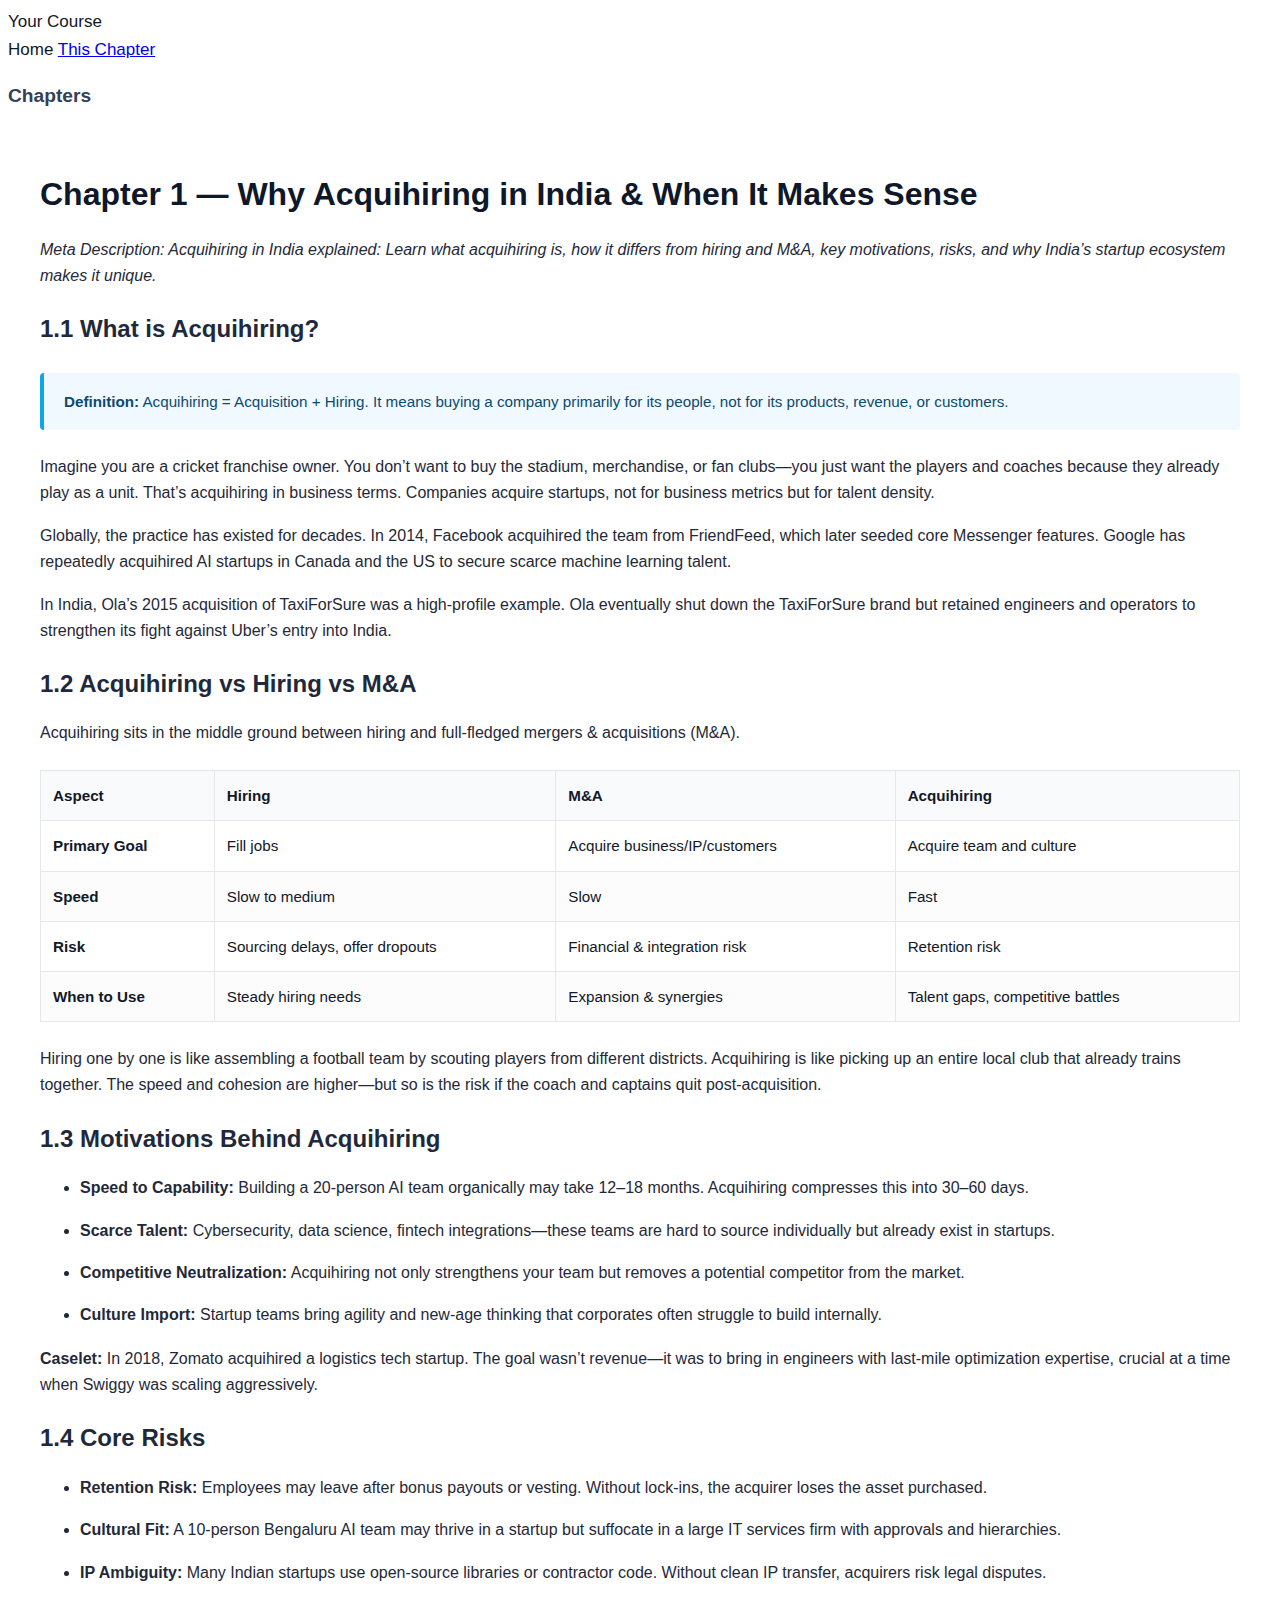
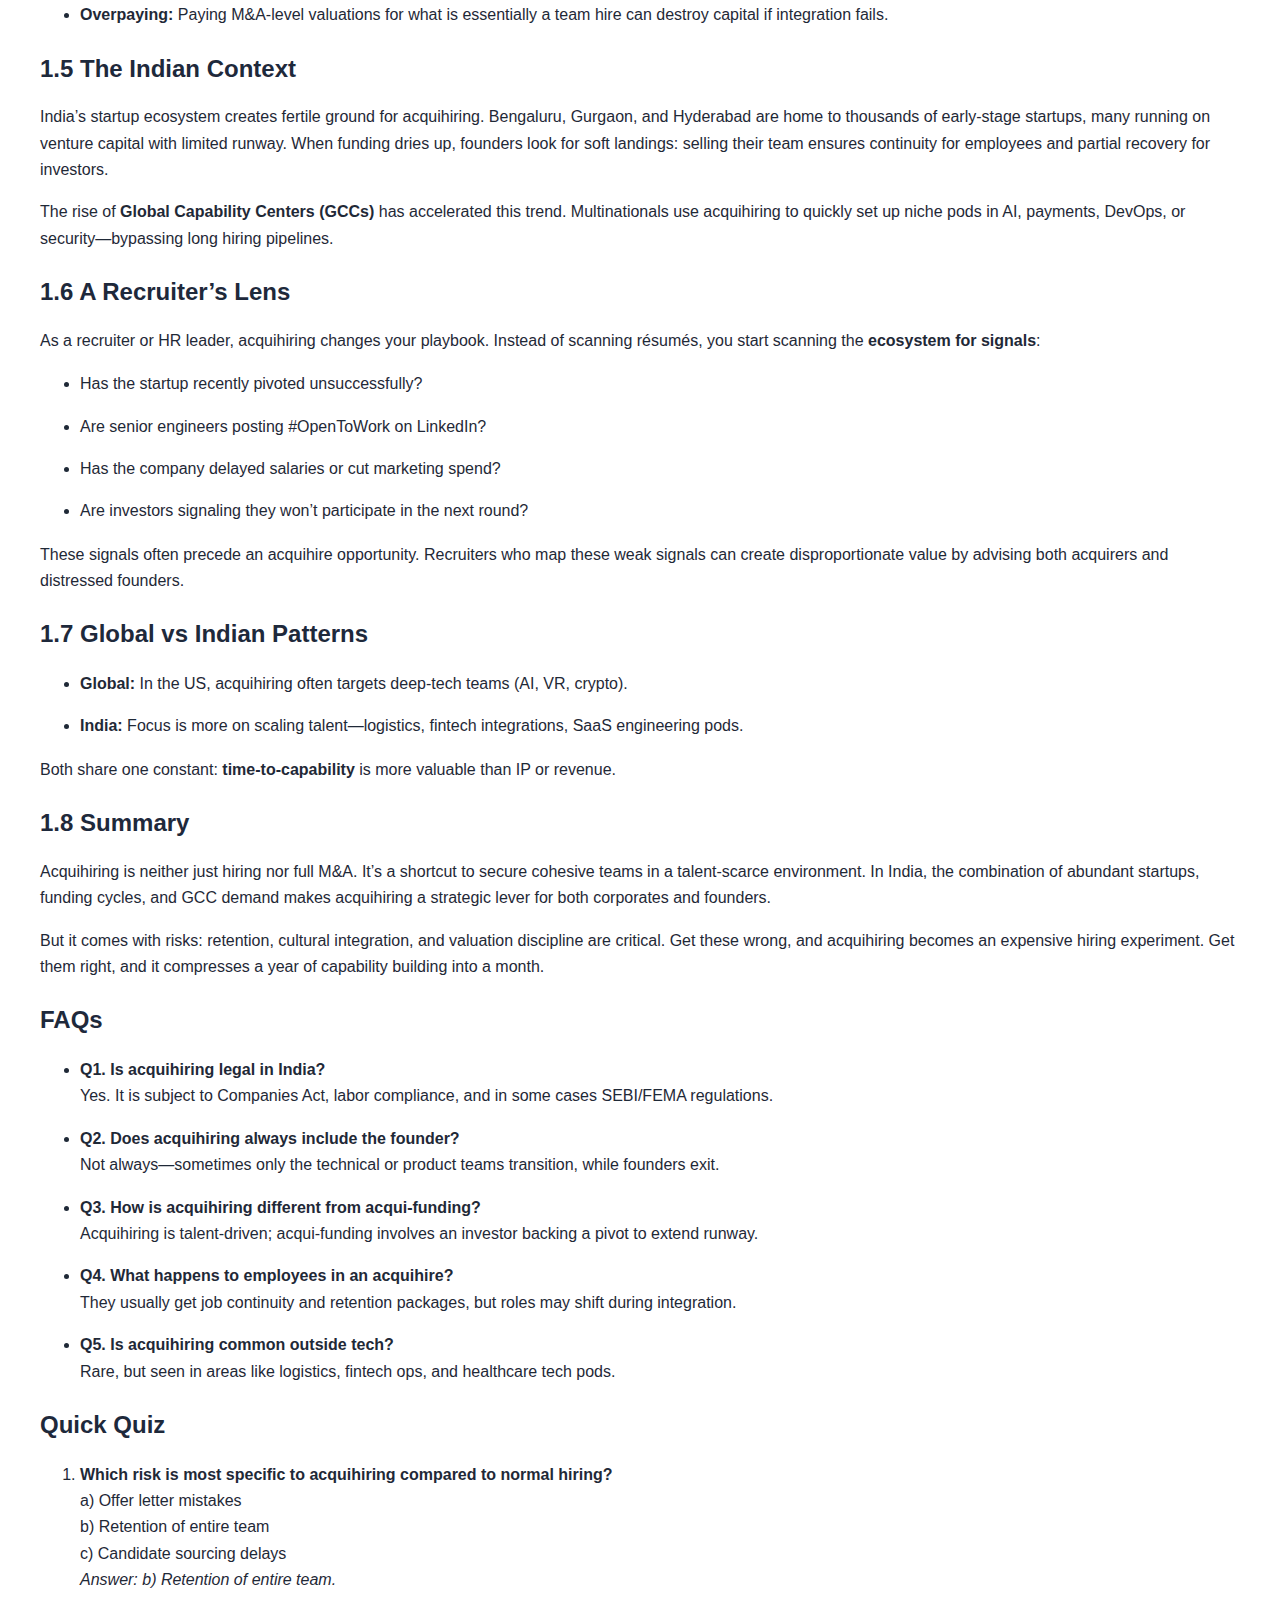
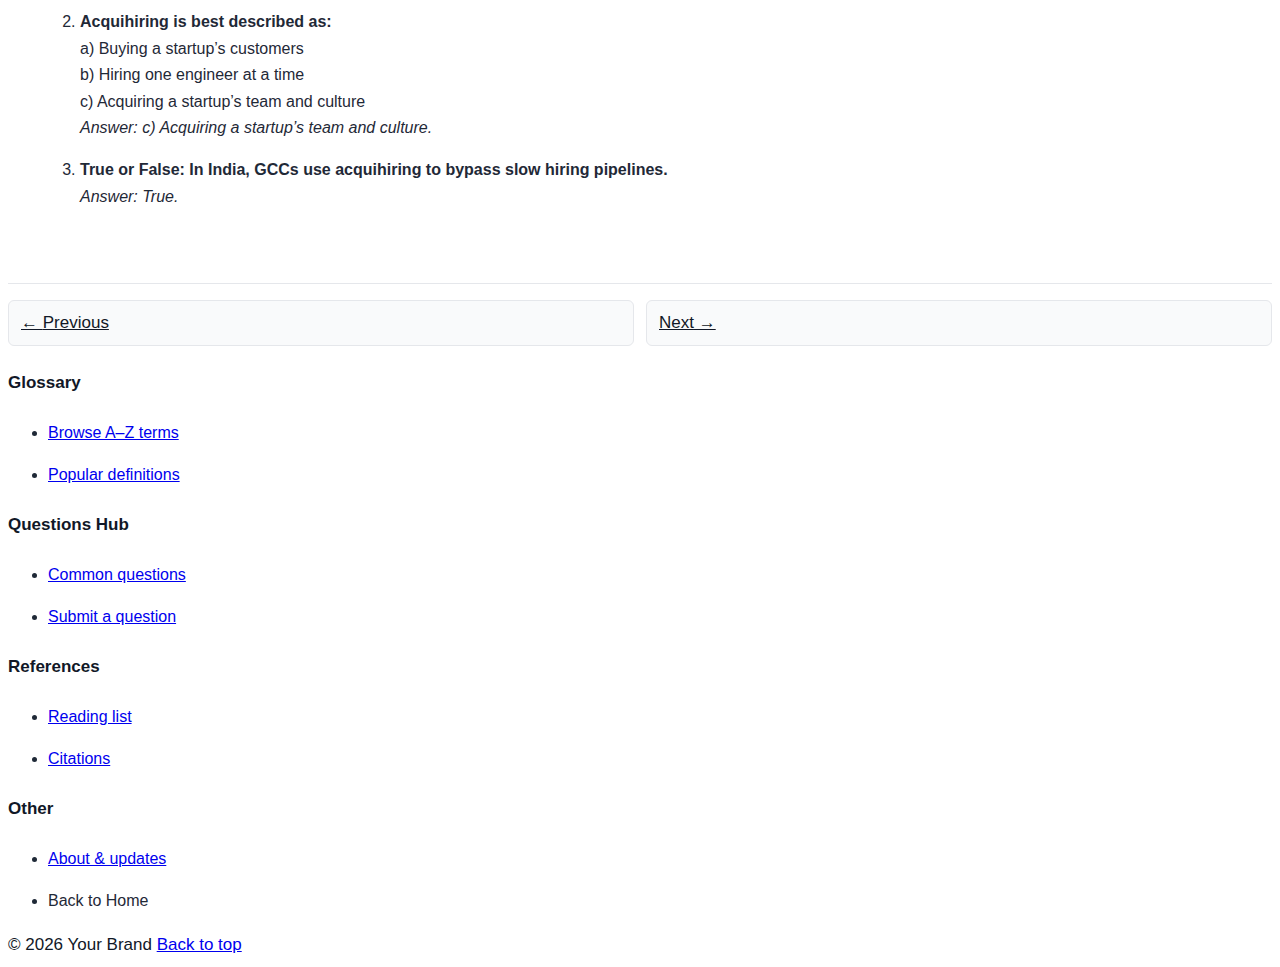
<file: chapter1/index.html>
<!doctype html>
<html lang="en">
<head>
  <meta charset="utf-8">
  <meta name="viewport" content="width=device-width,initial-scale=1">
  <title>Chapter – Your Course</title>
  <link rel="stylesheet" href="../assets/styles.css">
</head>
<body>
  <header class="topbar">
    <div class="brand">
      <a data-home class="brand__logo" aria-label="Home"></a>
      <a data-home class="brand__title">Your Course</a>
    </div>
    <nav class="navlinks">
      <a data-home>Home</a>
      <a href="./">This Chapter</a>
    </nav>
  </header>

  <div class="container layout">
    <aside class="sidebar" id="sidebar">
      <h3>Chapters</h3>
    </aside>

    <main class="content">

<h1>Chapter 1 — Why Acquihiring in India & When It Makes Sense</h1>

<!-- Meta Description -->
<p><em>Meta Description: Acquihiring in India explained: Learn what acquihiring is, how it differs from hiring and M&amp;A, key motivations, risks, and why India’s startup ecosystem makes it unique.</em></p>

<h2>1.1 What is Acquihiring?</h2>
<div class="callout">
<strong>Definition:</strong> Acquihiring = Acquisition + Hiring. It means buying a company primarily for its people, not for its products, revenue, or customers.
</div>
<p>Imagine you are a cricket franchise owner. You don’t want to buy the stadium, merchandise, or fan clubs—you just want the players and coaches because they already play as a unit. That’s acquihiring in business terms. Companies acquire startups, not for business metrics but for talent density.</p>
<p>Globally, the practice has existed for decades. In 2014, Facebook acquihired the team from FriendFeed, which later seeded core Messenger features. Google has repeatedly acquihired AI startups in Canada and the US to secure scarce machine learning talent.</p>
<p>In India, Ola’s 2015 acquisition of TaxiForSure was a high-profile example. Ola eventually shut down the TaxiForSure brand but retained engineers and operators to strengthen its fight against Uber’s entry into India.</p>

<h2>1.2 Acquihiring vs Hiring vs M&amp;A</h2>
<p>Acquihiring sits in the middle ground between hiring and full-fledged mergers &amp; acquisitions (M&amp;A).</p>
<table>
<thead>
<tr>
<th>Aspect</th>
<th>Hiring</th>
<th>M&amp;A</th>
<th>Acquihiring</th>
</tr>
</thead>
<tbody>
<tr>
<td><strong>Primary Goal</strong></td>
<td>Fill jobs</td>
<td>Acquire business/IP/customers</td>
<td>Acquire team and culture</td>
</tr>
<tr>
<td><strong>Speed</strong></td>
<td>Slow to medium</td>
<td>Slow</td>
<td>Fast</td>
</tr>
<tr>
<td><strong>Risk</strong></td>
<td>Sourcing delays, offer dropouts</td>
<td>Financial &amp; integration risk</td>
<td>Retention risk</td>
</tr>
<tr>
<td><strong>When to Use</strong></td>
<td>Steady hiring needs</td>
<td>Expansion &amp; synergies</td>
<td>Talent gaps, competitive battles</td>
</tr>
</tbody>
</table>
<p>Hiring one by one is like assembling a football team by scouting players from different districts. Acquihiring is like picking up an entire local club that already trains together. The speed and cohesion are higher—but so is the risk if the coach and captains quit post-acquisition.</p>

<h2>1.3 Motivations Behind Acquihiring</h2>
<ul>
<li><strong>Speed to Capability:</strong> Building a 20-person AI team organically may take 12–18 months. Acquihiring compresses this into 30–60 days.</li>
<li><strong>Scarce Talent:</strong> Cybersecurity, data science, fintech integrations—these teams are hard to source individually but already exist in startups.</li>
<li><strong>Competitive Neutralization:</strong> Acquihiring not only strengthens your team but removes a potential competitor from the market.</li>
<li><strong>Culture Import:</strong> Startup teams bring agility and new-age thinking that corporates often struggle to build internally.</li>
</ul>
<p><strong>Caselet:</strong> In 2018, Zomato acquihired a logistics tech startup. The goal wasn’t revenue—it was to bring in engineers with last-mile optimization expertise, crucial at a time when Swiggy was scaling aggressively.</p>

<h2>1.4 Core Risks</h2>
<ul>
<li><strong>Retention Risk:</strong> Employees may leave after bonus payouts or vesting. Without lock-ins, the acquirer loses the asset purchased.</li>
<li><strong>Cultural Fit:</strong> A 10-person Bengaluru AI team may thrive in a startup but suffocate in a large IT services firm with approvals and hierarchies.</li>
<li><strong>IP Ambiguity:</strong> Many Indian startups use open-source libraries or contractor code. Without clean IP transfer, acquirers risk legal disputes.</li>
<li><strong>Overpaying:</strong> Paying M&amp;A-level valuations for what is essentially a team hire can destroy capital if integration fails.</li>
</ul>

<h2>1.5 The Indian Context</h2>
<p>India’s startup ecosystem creates fertile ground for acquihiring. Bengaluru, Gurgaon, and Hyderabad are home to thousands of early-stage startups, many running on venture capital with limited runway. When funding dries up, founders look for soft landings: selling their team ensures continuity for employees and partial recovery for investors.</p>
<p>The rise of <strong>Global Capability Centers (GCCs)</strong> has accelerated this trend. Multinationals use acquihiring to quickly set up niche pods in AI, payments, DevOps, or security—bypassing long hiring pipelines.</p>

<h2>1.6 A Recruiter’s Lens</h2>
<p>As a recruiter or HR leader, acquihiring changes your playbook. Instead of scanning résumés, you start scanning the <strong>ecosystem for signals</strong>:</p>
<ul>
<li>Has the startup recently pivoted unsuccessfully?</li>
<li>Are senior engineers posting #OpenToWork on LinkedIn?</li>
<li>Has the company delayed salaries or cut marketing spend?</li>
<li>Are investors signaling they won’t participate in the next round?</li>
</ul>
<p>These signals often precede an acquihire opportunity. Recruiters who map these weak signals can create disproportionate value by advising both acquirers and distressed founders.</p>

<h2>1.7 Global vs Indian Patterns</h2>
<ul>
<li><strong>Global:</strong> In the US, acquihiring often targets deep-tech teams (AI, VR, crypto).</li>
<li><strong>India:</strong> Focus is more on scaling talent—logistics, fintech integrations, SaaS engineering pods.</li>
</ul>
<p>Both share one constant: <strong>time-to-capability</strong> is more valuable than IP or revenue.</p>

<h2>1.8 Summary</h2>
<p>Acquihiring is neither just hiring nor full M&amp;A. It’s a shortcut to secure cohesive teams in a talent-scarce environment. In India, the combination of abundant startups, funding cycles, and GCC demand makes acquihiring a strategic lever for both corporates and founders.</p>
<p>But it comes with risks: retention, cultural integration, and valuation discipline are critical. Get these wrong, and acquihiring becomes an expensive hiring experiment. Get them right, and it compresses a year of capability building into a month.</p>

<h2>FAQs</h2>
<ul>
<li><strong>Q1. Is acquihiring legal in India?</strong><br>Yes. It is subject to Companies Act, labor compliance, and in some cases SEBI/FEMA regulations.</li>
<li><strong>Q2. Does acquihiring always include the founder?</strong><br>Not always—sometimes only the technical or product teams transition, while founders exit.</li>
<li><strong>Q3. How is acquihiring different from acqui-funding?</strong><br>Acquihiring is talent-driven; acqui-funding involves an investor backing a pivot to extend runway.</li>
<li><strong>Q4. What happens to employees in an acquihire?</strong><br>They usually get job continuity and retention packages, but roles may shift during integration.</li>
<li><strong>Q5. Is acquihiring common outside tech?</strong><br>Rare, but seen in areas like logistics, fintech ops, and healthcare tech pods.</li>
</ul>

<h2>Quick Quiz</h2>
<ol>
<li><strong>Which risk is most specific to acquihiring compared to normal hiring?</strong><br>a) Offer letter mistakes<br>b) Retention of entire team<br>c) Candidate sourcing delays<br><em>Answer: b) Retention of entire team.</em></li>
<li><strong>Acquihiring is best described as:</strong><br>a) Buying a startup’s customers<br>b) Hiring one engineer at a time<br>c) Acquiring a startup’s team and culture<br><em>Answer: c) Acquiring a startup’s team and culture.</em></li>
<li><strong>True or False: In India, GCCs use acquihiring to bypass slow hiring pipelines.</strong><br><em>Answer: True.</em></li>
</ol>

</main>


      <div class="chapter-nav">
        <a id="prevLink" class="btn" href="#">← <span>Previous</span></a>
        <a id="nextLink" class="btn" href="#"><span>Next</span> →</a>
      </div>

      <!-- Global footer -->
      <footer id="siteFooter" class="site-footer">
        <div class="footer-grid">
          <div class="footer-col">
            <h4>Glossary</h4>
            <ul class="footer-links">
              <li><a href="glossary/">Browse A–Z terms</a></li>
              <li><a href="glossary/#popular">Popular definitions</a></li>
            </ul>
          </div>
          <div class="footer-col">
            <h4>Questions Hub</h4>
            <ul class="footer-links">
              <li><a href="questions/">Common questions</a></li>
              <li><a href="questions/#ask">Submit a question</a></li>
            </ul>
          </div>
          <div class="footer-col">
            <h4>References</h4>
            <ul class="footer-links">
              <li><a href="references/">Reading list</a></li>
              <li><a href="references/#citations">Citations</a></li>
            </ul>
          </div>
          <div class="footer-col">
            <h4>Other</h4>
            <ul class="footer-links">
              <li><a href="other/">About & updates</a></li>
              <li><a data-home>Back to Home</a></li>
            </ul>
          </div>
        </div>
        <div class="footer-meta">
          <span>© <span id="y"></span> Your Brand</span>
          <a href="#">Back to top</a>
        </div>
      </footer>
    </main>
  </div>

  <script src="../assets/script.js"></script>
  <script>document.getElementById('y').textContent = new Date().getFullYear();</script>
</body>
</html>
</file>
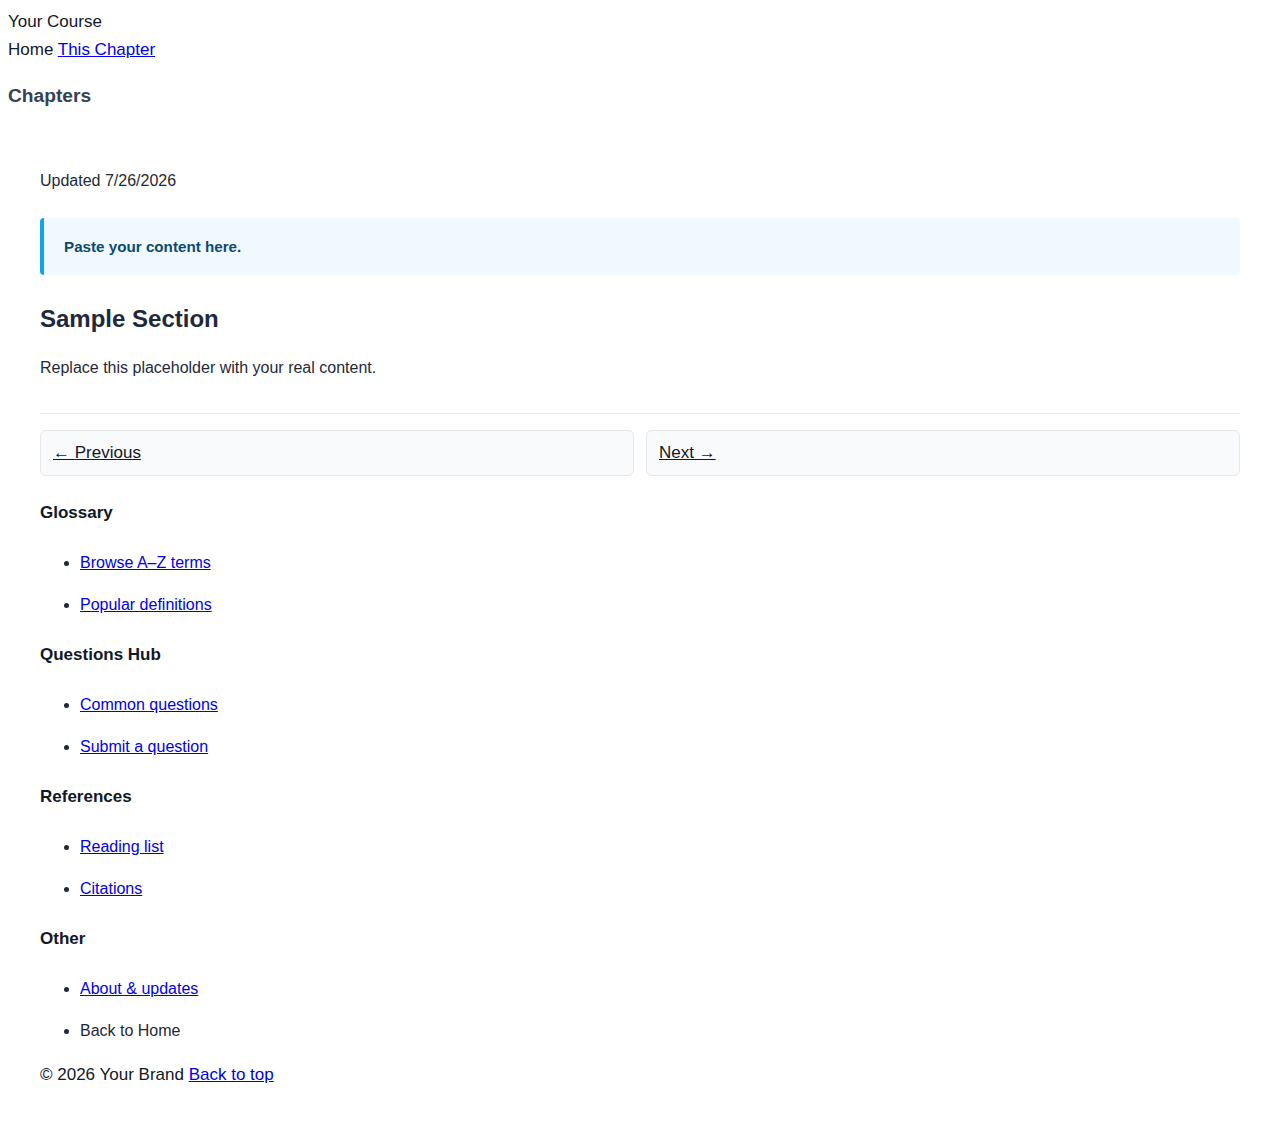
<file: chapter2/index.html>
<!doctype html>
<html lang="en">
<head>
  <meta charset="utf-8">
  <meta name="viewport" content="width=device-width,initial-scale=1">
  <title>Chapter – Your Course</title>
  <link rel="stylesheet" href="../assets/styles.css">
</head>
<body>
  <header class="topbar">
    <div class="brand">
      <a data-home class="brand__logo" aria-label="Home"></a>
      <a data-home class="brand__title">Your Course</a>
    </div>
    <nav class="navlinks">
      <a data-home>Home</a>
      <a href="./">This Chapter</a>
    </nav>
  </header>

  <div class="container layout">
    <aside class="sidebar" id="sidebar">
      <h3>Chapters</h3>
    </aside>

    <main class="content">
      <h1 data-auto-title></h1>
      <p class="byline">Updated <script>document.write(new Date().toLocaleDateString())</script></p>

      <!-- Paste your chapter text below -->
      <div class="callout"><strong>Paste your content here.</strong></div>
      <h2>Sample Section</h2>
      <p>Replace this placeholder with your real content.</p>

      <div class="chapter-nav">
        <a id="prevLink" class="btn" href="#">← <span>Previous</span></a>
        <a id="nextLink" class="btn" href="#"><span>Next</span> →</a>
      </div>

      <!-- Global footer -->
      <footer id="siteFooter" class="site-footer">
        <div class="footer-grid">
          <div class="footer-col">
            <h4>Glossary</h4>
            <ul class="footer-links">
              <li><a href="glossary/">Browse A–Z terms</a></li>
              <li><a href="glossary/#popular">Popular definitions</a></li>
            </ul>
          </div>
          <div class="footer-col">
            <h4>Questions Hub</h4>
            <ul class="footer-links">
              <li><a href="questions/">Common questions</a></li>
              <li><a href="questions/#ask">Submit a question</a></li>
            </ul>
          </div>
          <div class="footer-col">
            <h4>References</h4>
            <ul class="footer-links">
              <li><a href="references/">Reading list</a></li>
              <li><a href="references/#citations">Citations</a></li>
            </ul>
          </div>
          <div class="footer-col">
            <h4>Other</h4>
            <ul class="footer-links">
              <li><a href="other/">About & updates</a></li>
              <li><a data-home>Back to Home</a></li>
            </ul>
          </div>
        </div>
        <div class="footer-meta">
          <span>© <span id="y"></span> Your Brand</span>
          <a href="#">Back to top</a>
        </div>
      </footer>
    </main>
  </div>

  <script src="../assets/script.js"></script>
  <script>document.getElementById('y').textContent = new Date().getFullYear();</script>
</body>
</html>
</file>
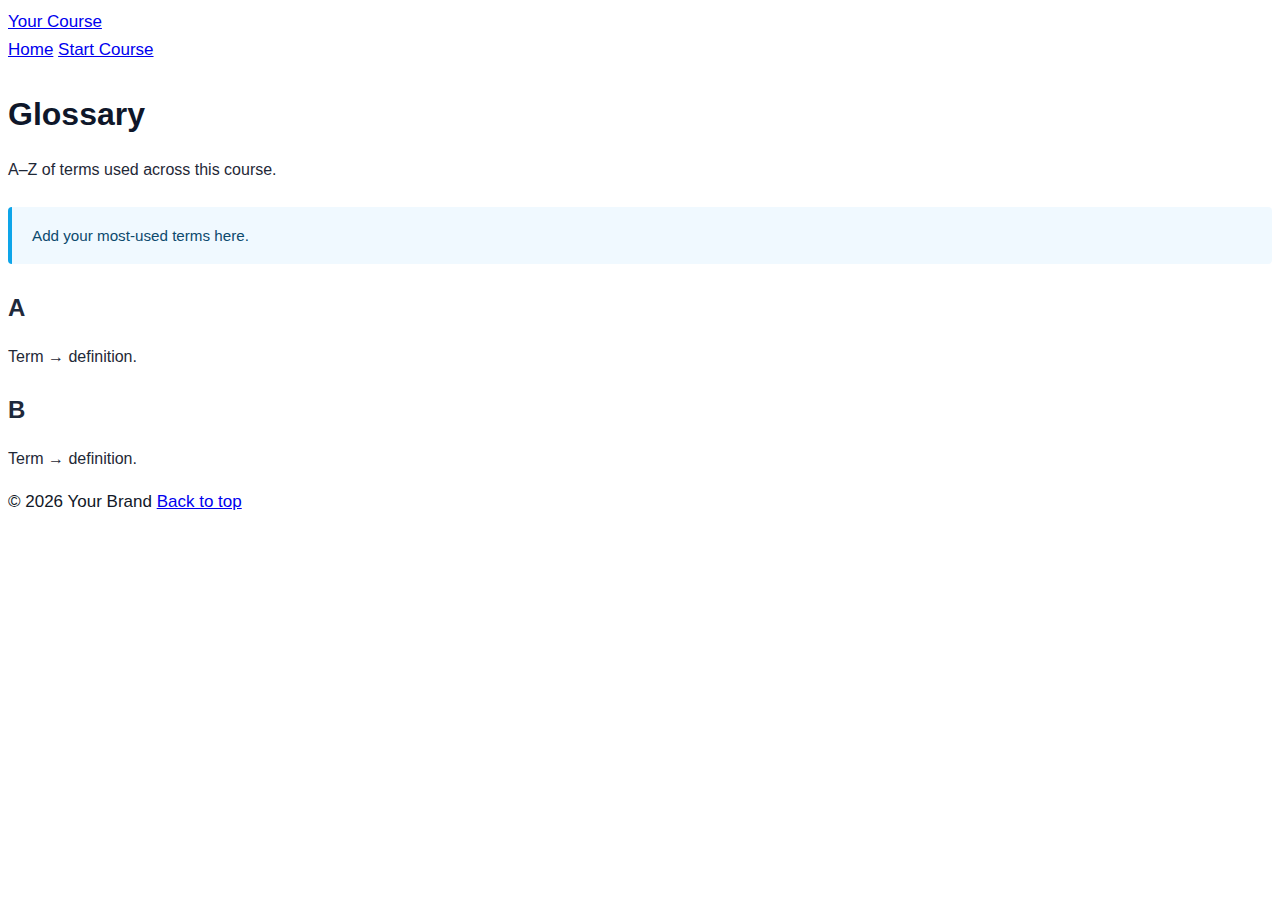
<file: glossary/index.html>
<!doctype html>
<html lang="en">
<head>
  <meta charset="utf-8">
  <meta name="viewport" content="width=device-width,initial-scale=1">
  <title>Glossary – Your Course</title>
  <link rel="stylesheet" href="../assets/styles.css">
</head>
<body>
  <header class="topbar">
    <div class="brand">
      <a class="brand__logo" href="../index.html" aria-label="Home"></a>
      <a class="brand__title" href="../index.html">Your Course</a>
    </div>
    <nav class="navlinks">
      <a href="../index.html">Home</a>
      <a href="../chapter1/">Start Course</a>
    </nav>
  </header>

  <div class="container">
    <h1>Glossary</h1>
    <p class="byline">A–Z of terms used across this course.</p>

    <div id="popular" class="callout">Add your most-used terms here.</div>
    <h2>A</h2>
    <p>Term → definition.</p>
    <h2>B</h2>
    <p>Term → definition.</p>

    <footer id="siteFooter" class="site-footer">
      <div class="footer-meta">
        <span>© <span id="y"></span> Your Brand</span>
        <a href="#">Back to top</a>
      </div>
    </footer>
  </div>

  <script src="../assets/script.js"></script>
  <script>document.getElementById('y').textContent = new Date().getFullYear();</script>
</body>
</html>
</file>
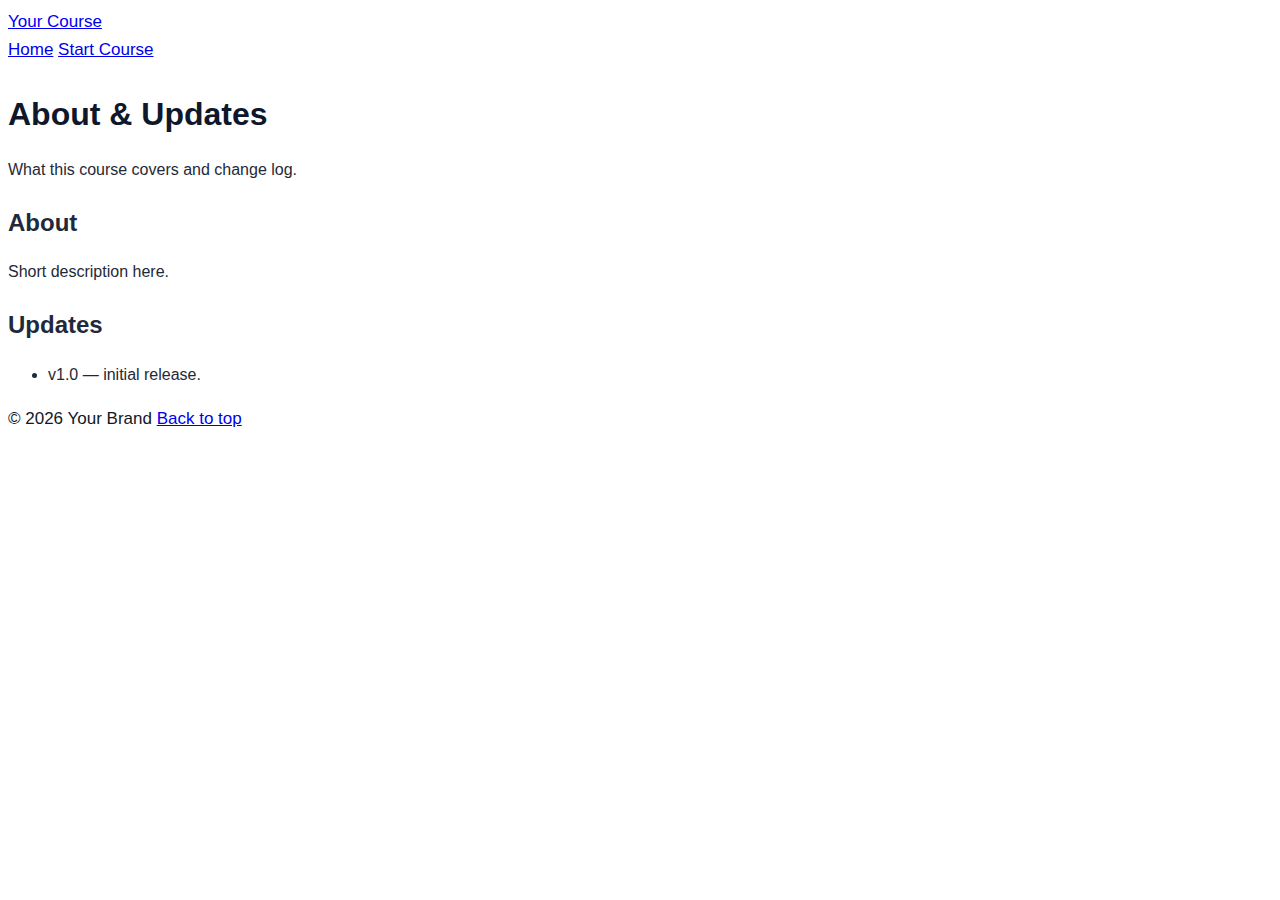
<file: other/index.html>
<!doctype html>
<html lang="en">
<head>
  <meta charset="utf-8">
  <meta name="viewport" content="width=device-width,initial-scale=1">
  <title>About & Updates – Your Course</title>
  <link rel="stylesheet" href="../assets/styles.css">
</head>
<body>
  <header class="topbar">
    <div class="brand">
      <a class="brand__logo" href="../index.html" aria-label="Home"></a>
      <a class="brand__title" href="../index.html">Your Course</a>
    </div>
    <nav class="navlinks">
      <a href="../index.html">Home</a>
      <a href="../chapter1/">Start Course</a>
    </nav>
  </header>

  <div class="container">
    <h1>About & Updates</h1>
    <p class="byline">What this course covers and change log.</p>

    <h2>About</h2>
    <p>Short description here.</p>

    <h2>Updates</h2>
    <ul>
      <li>v1.0 — initial release.</li>
    </ul>

    <footer id="siteFooter" class="site-footer">
      <div class="footer-meta">
        <span>© <span id="y"></span> Your Brand</span>
        <a href="#">Back to top</a>
      </div>
    </footer>
  </div>

  <script src="../assets/script.js"></script>
  <script>document.getElementById('y').textContent = new Date().getFullYear();</script>
</body>
</html>
</file>
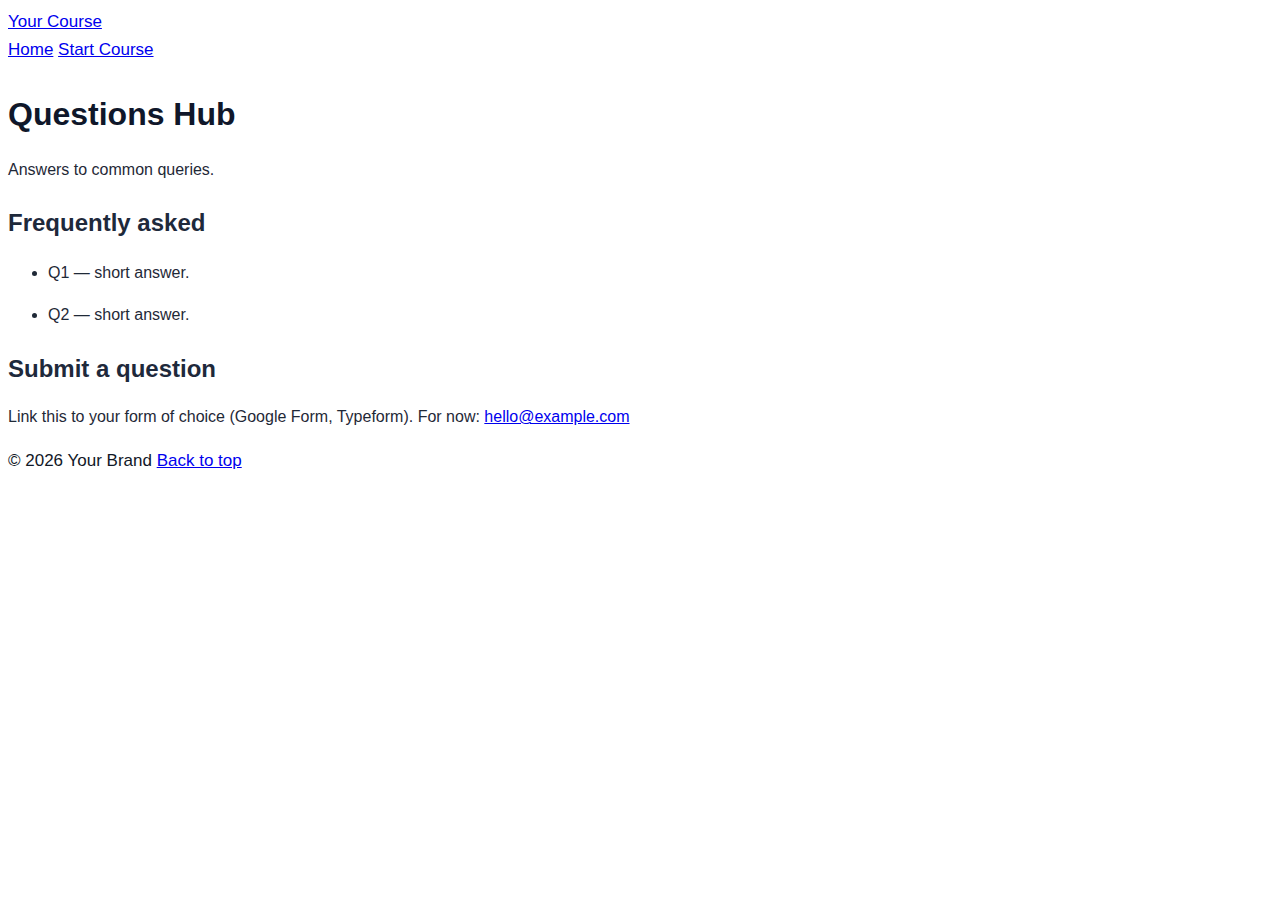
<file: questions/index.html>
<!doctype html>
<html lang="en">
<head>
  <meta charset="utf-8">
  <meta name="viewport" content="width=device-width,initial-scale=1">
  <title>Questions Hub – Your Course</title>
  <link rel="stylesheet" href="../assets/styles.css">
</head>
<body>
  <header class="topbar">
    <div class="brand">
      <a class="brand__logo" href="../index.html" aria-label="Home"></a>
      <a class="brand__title" href="../index.html">Your Course</a>
    </div>
    <nav class="navlinks">
      <a href="../index.html">Home</a>
      <a href="../chapter1/">Start Course</a>
    </nav>
  </header>

  <div class="container">
    <h1>Questions Hub</h1>
    <p class="byline">Answers to common queries.</p>

    <h2>Frequently asked</h2>
    <ul>
      <li>Q1 — short answer.</li>
      <li>Q2 — short answer.</li>
    </ul>

    <h2 id="ask">Submit a question</h2>
    <p>Link this to your form of choice (Google Form, Typeform). For now: <a href="mailto:hello@example.com">hello@example.com</a></p>

    <footer id="siteFooter" class="site-footer">
      <div class="footer-meta">
        <span>© <span id="y"></span> Your Brand</span>
        <a href="#">Back to top</a>
      </div>
    </footer>
  </div>

  <script src="../assets/script.js"></script>
  <script>document.getElementById('y').textContent = new Date().getFullYear();</script>
</body>
</html>
</file>
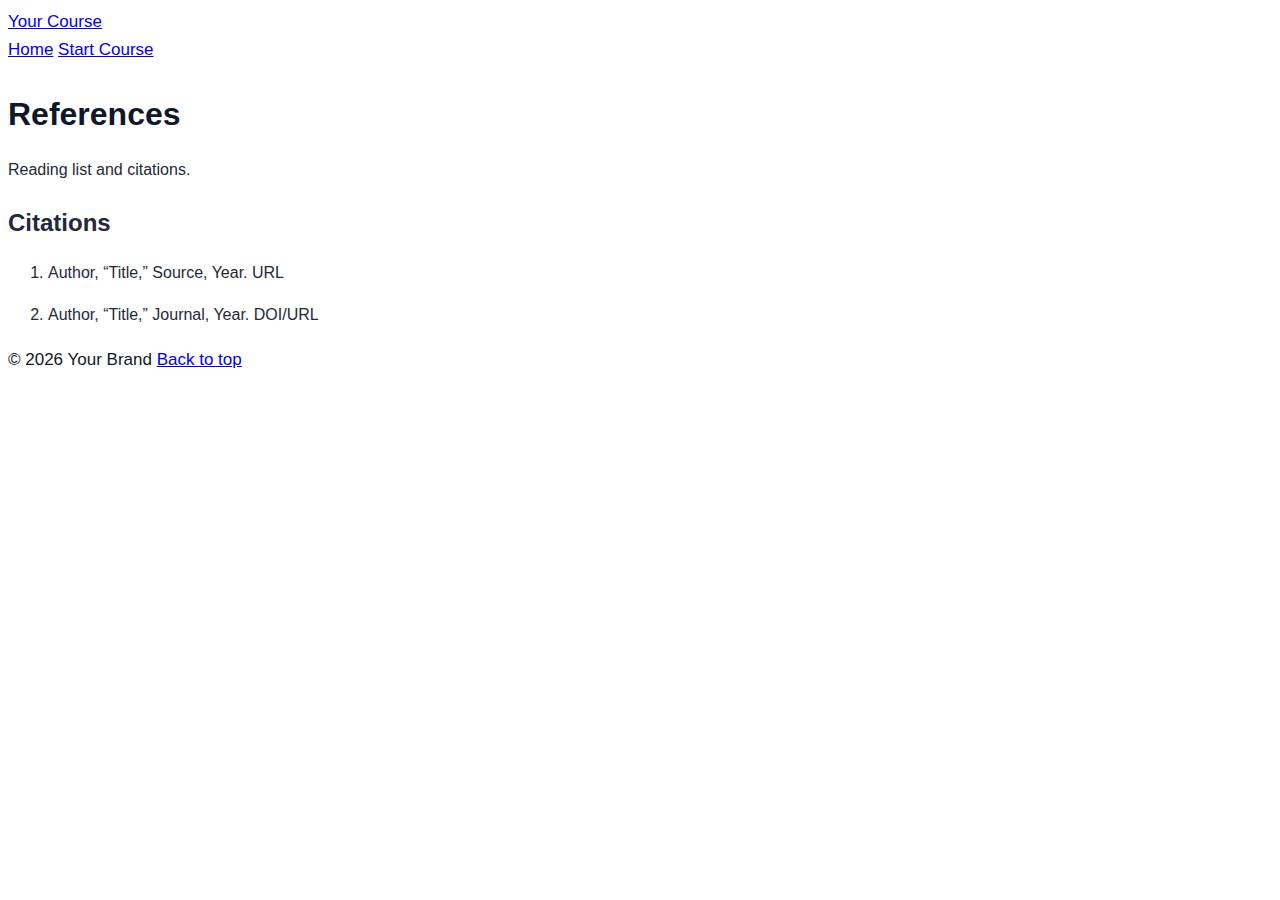
<file: references/index.html>
<!doctype html>
<html lang="en">
<head>
  <meta charset="utf-8">
  <meta name="viewport" content="width=device-width,initial-scale=1">
  <title>References – Your Course</title>
  <link rel="stylesheet" href="../assets/styles.css">
</head>
<body>
  <header class="topbar">
    <div class="brand">
      <a class="brand__logo" href="../index.html" aria-label="Home"></a>
      <a class="brand__title" href="../index.html">Your Course</a>
    </div>
    <nav class="navlinks">
      <a href="../index.html">Home</a>
      <a href="../chapter1/">Start Course</a>
    </nav>
  </header>

  <div class="container">
    <h1>References</h1>
    <p class="byline">Reading list and citations.</p>

    <h2 id="citations">Citations</h2>
    <ol>
      <li>Author, “Title,” Source, Year. URL</li>
      <li>Author, “Title,” Journal, Year. DOI/URL</li>
    </ol>

    <footer id="siteFooter" class="site-footer">
      <div class="footer-meta">
        <span>© <span id="y"></span> Your Brand</span>
        <a href="#">Back to top</a>
      </div>
    </footer>
  </div>

  <script src="../assets/script.js"></script>
  <script>document.getElementById('y').textContent = new Date().getFullYear();</script>
</body>
</html>
</file>
<file: assets/styles.css>
body {
  font-family: -apple-system, BlinkMacSystemFont, "SF Pro Text", Helvetica, Arial, sans-serif;
  font-size: 17px;
  line-height: 1.65;
  color: #111827; /* near-black, Apple-like */
  background: #fff;
  -webkit-font-smoothing: antialiased;
}

h1 {
  font-size: 2rem;
  font-weight: 700;
  margin: 1.5rem 0 1rem;
  color: #0f172a; /* deep neutral */
}

h2 {
  font-size: 1.5rem;
  font-weight: 600;
  margin: 1.25rem 0 0.75rem;
  color: #1e293b;
}

h3 {
  font-size: 1.2rem;
  font-weight: 600;
  margin: 1rem 0 0.5rem;
  color: #334155;
}

p, li {
  font-size: 1rem;
  margin-bottom: 1rem;
  color: #1f2937;
}

/* -------- Layout Fix (Sidebar + Nav) -------- */
.layout { grid-template-columns: 280px minmax(0,1fr); }
.content { min-width: 0; padding: 1.5rem 2rem; }
.sidebar { background:#fff; z-index:1; }

.chapter-nav {
  display:flex; justify-content:space-between; gap:12px;
  margin-top:2rem; padding-top:1rem;
  border-top:1px solid #e5e7eb;
}
.chapter-nav .btn {
  flex:1 1 0;
  max-width: 48%;
  white-space: normal;
  background:#f9fafb;
  border:1px solid #e5e7eb;
  padding:0.5rem 0.75rem;
  border-radius:6px;
  font-weight:500;
  color:#111827;
  transition:background 0.2s;
}
.chapter-nav .btn:hover {
  background:#f3f4f6;
}

/* -------- Tables -------- */
table {
  width:100%; border-collapse:collapse;
  margin:1.5rem 0;
  font-size:.95rem;
}
table th, table td {
  border:1px solid #e5e7eb;
  padding:.75rem;
  text-align:left;
  vertical-align:top;
}
table th {
  background:#f9fafb;
  font-weight:600;
}
table tr:nth-child(even) td {
  background:#fcfcfd;
}

/* -------- Callouts -------- */
.callout {
  background:#f0f9ff;
  border-left:4px solid #0ea5e9;
  padding:1rem 1.25rem;
  margin:1.5rem 0;
  border-radius:4px;
  font-size:.95rem;
  color:#0c4a6e;
}

/* -------- Quiz -------- */
.quiz-answer {
  display:none;
  margin-top:0.25rem;
  font-style:italic;
  color:#555;
}
.quiz-toggle {
  margin-top:6px;
  padding:0.35rem 0.6rem;
  border:1px solid #e5e7eb;
  border-radius:4px;
  background:#f9fafb;
  cursor:pointer;
  font-size:0.9rem;
  font-weight:500;
}
.quiz-toggle:hover {
  background:#f3f4f6;
}
</file>
